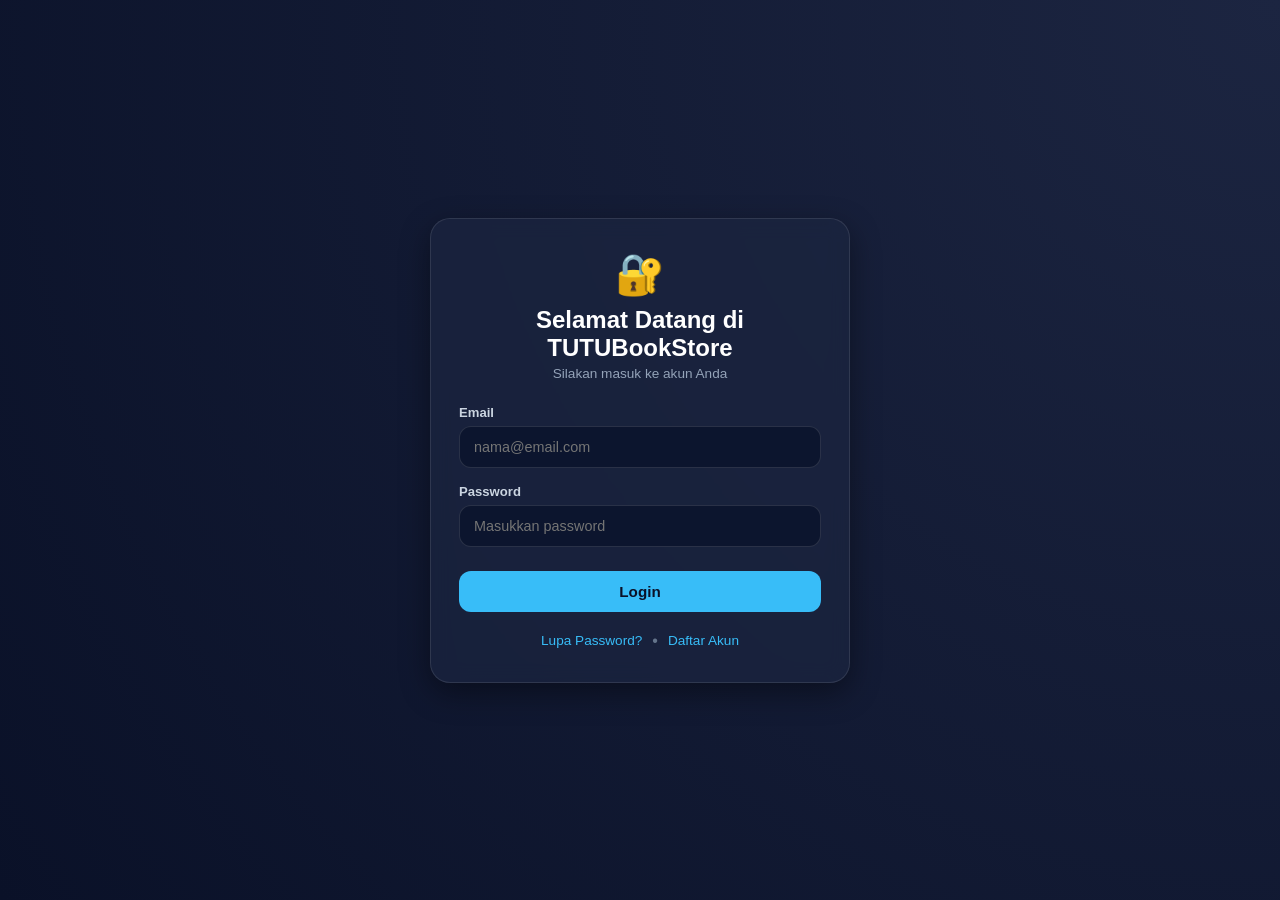
<file: Index.html>
<!DOCTYPE html>
<html lang="id">
<head>
    <meta charset="UTF-8">
    <meta name="viewport" content="width=device-width, initial-scale=1.0">
    <title>Halaman Login - Dark Blue Theme</title>
    <!-- Perhatikan path CSS, sesuaikan apakah style.css di dalam folder CSS atau satu folder -->
    <link rel="stylesheet" href="CSS/style.css"> 
</head>
<body>

    <!-- Container Utama Login Box -->
    <div class="login-wrapper">
        <div class="login-card">
            
            <div class="login-header">
                <div class="brand-icon">🔐</div>
                <h2>Selamat Datang di TUTUBookStore</h2>
                <p>Silakan masuk ke akun Anda</p>
            </div>

            <!-- Form Login -->
            <form id="loginForm" onsubmit="handleCustomLogin(event)">
                <div class="input-group">
                    <label for="email">Email</label>
                    <input type="email" id="email" placeholder="nama@email.com">
                </div>

                <div class="input-group">
                    <label for="password">Password</label>
                    <input type="password" id="password" placeholder="Masukkan password">
                </div>

                <button type="submit" class="btn-primary">Login</button>
            </form>

            <!-- Navigasi Tambahan (Lupa Password & Daftar) -->
            <div class="login-actions">
                <button type="button" class="btn-link" onclick="openModal('forgotModal')">Lupa Password?</button>
                <span class="divider">•</span>
                <button type="button" class="btn-link" onclick="openModal('registerModal')">Daftar Akun</button>
            </div>

        </div>
    </div>

    <!-- ================= MODAL BOX POP-UP ================= -->

    <!-- Modal 1: Lupa Password -->
    <div id="forgotModal" class="modal-overlay">
        <div class="modal-card">
            <div class="modal-header">
                <h3>Lupa Password</h3>
                <button class="close-btn" onclick="closeModal('forgotModal')">&times;</button>
            </div>
            <div class="modal-body">
                <p>Masukkan email Anda yang terdaftar. Kami akan mengirimkan instruksi untuk reset password.</p>
                <div class="input-group" style="margin-top: 14px;">
                    <label for="resetEmail">Email Terdaftar</label>
                    <input type="email" id="resetEmail" placeholder="nama@email.com">
                </div>
            </div>
            <div class="modal-footer">
                <button type="button" class="btn-secondary" onclick="closeModal('forgotModal')">Batal</button>
                <button type="button" class="btn-primary" onclick="handleResetPassword()">Kirim Instruksi</button>
            </div>
        </div>
    </div>

    <!-- Modal 2: Daftar Akun Baru -->
    <div id="registerModal" class="modal-overlay">
        <div class="modal-card">
            <div class="modal-header">
                <h3>Daftar Akun Baru</h3>
                <button class="close-btn" onclick="closeModal('registerModal')">&times;</button>
            </div>
            <div class="modal-body">
                <div class="input-group">
                    <label for="regName">Nama Lengkap</label>
                    <input type="text" id="regName" placeholder="Masukkan nama lengkap">
                </div>
                <div class="input-group">
                    <label for="regEmail">Email</label>
                    <input type="email" id="regEmail" placeholder="nama@email.com">
                </div>
                <div class="input-group">
                    <label for="regPassword">Password</label>
                    <input type="password" id="regPassword" placeholder="Buat password baru">
                </div>
            </div>
            <div class="modal-footer">
                <button type="button" class="btn-secondary" onclick="closeModal('registerModal')">Batal</button>
                <button type="button" class="btn-primary" onclick="handleRegister()">Daftar Sekarang</button>
            </div>
        </div>
    </div>

    <!-- Modal Peringatan Email (Interaktif) -->
    <div id="emailWarningModal" class="modal-overlay">
        <div class="modal-card" style="text-align: center; max-width: 350px;">
            <div class="modal-header" style="justify-content: center; border: none;">
                <span style="font-size: 40px;">⚠️</span>
            </div>
            <div class="modal-body">
                <h3 style="margin-bottom: 10px; color: #fff;">Eits, Lupa Ya?</h3>
                <p style="color: #cbd5e1;">Masukkan email dulu bro/sist!</p>
            </div>
            <div class="modal-footer" style="justify-content: center; border: none;">
                <button type="button" class="btn-primary" onclick="closeModal('emailWarningModal')" style="width: 100%;">Oke, Siap!</button>
            </div>
        </div>
    </div>

    <!-- Modal Peringatan Password (Interaktif) -->
    <div id="passwordWarningModal" class="modal-overlay">
        <div class="modal-card" style="text-align: center; max-width: 350px;">
            <div class="modal-header" style="justify-content: center; border: none;">
                <span style="font-size: 40px;">⚠️</span>
            </div>
            <div class="modal-body">
                <h3 style="margin-bottom: 10px; color: #fff;">Eits, Lupa Ya?</h3>
                <p style="color: #cbd5e1;">Masukkan Passwordnya juga ya bro/sis</p>
            </div>
            <div class="modal-footer" style="justify-content: center; border: none;">
                <button type="button" class="btn-primary" onclick="closeModal('passwordWarningModal')" style="width: 100%;">Oke, Siap!</button>
            </div>
        </div>
    </div>

    <!-- Modal Login Berhasil dengan Sapaan Nama Pengguna -->
    <div id="loginSuccessModal" class="modal-overlay">
        <div class="modal-card" style="text-align: center; max-width: 350px;">
            <div class="modal-header" style="justify-content: center; border: none;">
                <span style="font-size: 40px;">🎉</span>
            </div>
            <div class="modal-body">
                <h3 style="margin-bottom: 10px; color: #fff;">Berhasil!</h3>
                <!-- Teks sapaan dinamis akan dimasukkan ke ID di bawah ini -->
                <p id="successGreeting" style="color: #cbd5e1;"></p>
            </div>
            <div class="modal-footer" style="justify-content: center; border: none;">
                <button type="button" class="btn-primary" onclick="executeSuccessLogin()" style="width: 100%;">Lanjut Masuk</button>
            </div>
        </div>
    </div>

    <!-- ================= URUTAN PEMANGGILAN SCRIPT YANG BENAR ================= -->
    <script src="js/data.js"></script>
    <script src="js/script.js"></script>

</body>
</html>
</file>
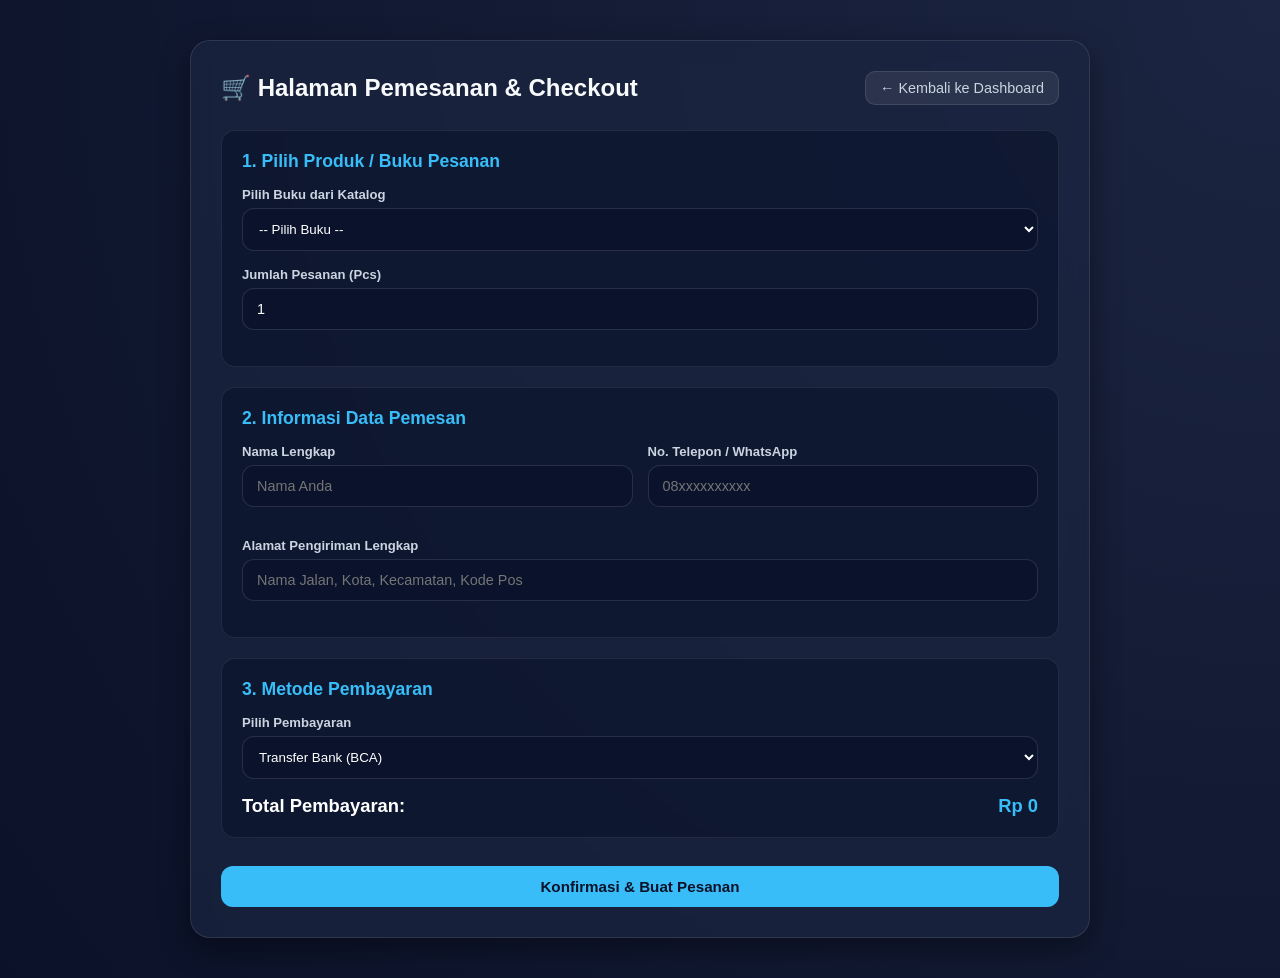
<file: Checkout.html>
<!DOCTYPE html>
<html lang="id">
<head>
    <meta charset="UTF-8">
    <meta name="viewport" content="width=device-width, initial-scale=1.0">
    <title>Halaman Pemesanan / Checkout - Dark Blue Theme</title>
    <!-- Menghubungkan ke file CSS utama yang sudah ada -->
    <link rel="stylesheet" href="CSS/style.css">
</head>
<body>

    <div class="checkout-container">
        <div class="checkout-header">
            <h2>🛒 Halaman Pemesanan & Checkout</h2>
            <a href="Menu_Dashboard.html" class="btn-back">← Kembali ke Dashboard</a>
        </div>

        <form id="formCheckout" onsubmit="prosesCheckout(event)">
            
            <!-- Kotak 1: Pilih Produk dari Katalog/Stok -->
            <div class="section-box">
                <h3>1. Pilih Produk / Buku Pesanan</h3>
                <div class="input-group">
                    <label for="pilihBuku">Pilih Buku dari Katalog</label>
                    <select id="pilihBuku" onchange="hitungTotal()"  style="background: rgba(11, 19, 43, 0.8); border: 1px solid rgba(255, 255, 255, 0.12); border-radius: 12px; padding: 12px; color: #fff; outline: none;">
                        <option value="">-- Pilih Buku --</option>
                    </select>
                </div>
                <div class="input-group" style="margin-top: 12px;">
                    <label for="jumlahPesan">Jumlah Pesanan (Pcs)</label>
                    <input type="number" id="jumlahPesan" value="1" min="1" oninput="hitungTotal()" required>
                </div>
            </div>

            <!-- Kotak 2: Informasi Pemesan -->
            <div class="section-box">
                <h3>2. Informasi Data Pemesan</h3>
                <div class="form-grid">
                    <div class="input-group">
                        <label for="namaPemesan">Nama Lengkap</label>
                        <input type="text" id="namaPemesan" placeholder="Nama Anda" required>
                    </div>
                    <div class="input-group">
                        <label for="teleponPemesan">No. Telepon / WhatsApp</label>
                        <input type="tel" id="teleponPemesan" placeholder="08xxxxxxxxxx" required minlength="10" maxlength="15">
                    </div>
                    <div class="input-group form-grid-full">
                        <label for="alamatPemesan">Alamat Pengiriman Lengkap</label>
                        <input type="text" id="alamatPemesan" placeholder="Nama Jalan, Kota, Kecamatan, Kode Pos" required>
                    </div>
                </div>
            </div>

            <!-- Kotak 3: Metode Pembayaran -->
            <div class="section-box">
                <h3>3. Metode Pembayaran</h3>
                <div class="input-group">
                    <label for="metodeBayar">Pilih Pembayaran</label>
                    <select id="metodeBayar" required style="background: rgba(11, 19, 43, 0.8); border: 1px solid rgba(255, 255, 255, 0.12); border-radius: 12px; padding: 12px; color: #fff; outline: none;">
                        <option value="Transfer Bank BCA">Transfer Bank (BCA)</option>
                        <option value="Transfer Bank Mandiri">Transfer Bank (Mandiri)</option>
                        <option value="QRIS / E-Wallet">QRIS / GoPay / OVO</option>
                        <option value="COD (Bayar di Tempat)">COD (Bayar di Tempat)</option>
                    </select>
                </div>

                <div class="total-section">
                    <span>Total Pembayaran:</span>
                    <span id="displayTotal" style="color: #38bdf8;">Rp 0</span>
                </div>
            </div>

            <button type="submit" class="btn-primary">Konfirmasi & Buat Pesanan</button>
        </form>
    </div>

    <!-- Panggil data.js dan script.js -->
    <script src="js/data.js"></script>
    <script src="js/script.js"></script>
</body>
</html>
</file>
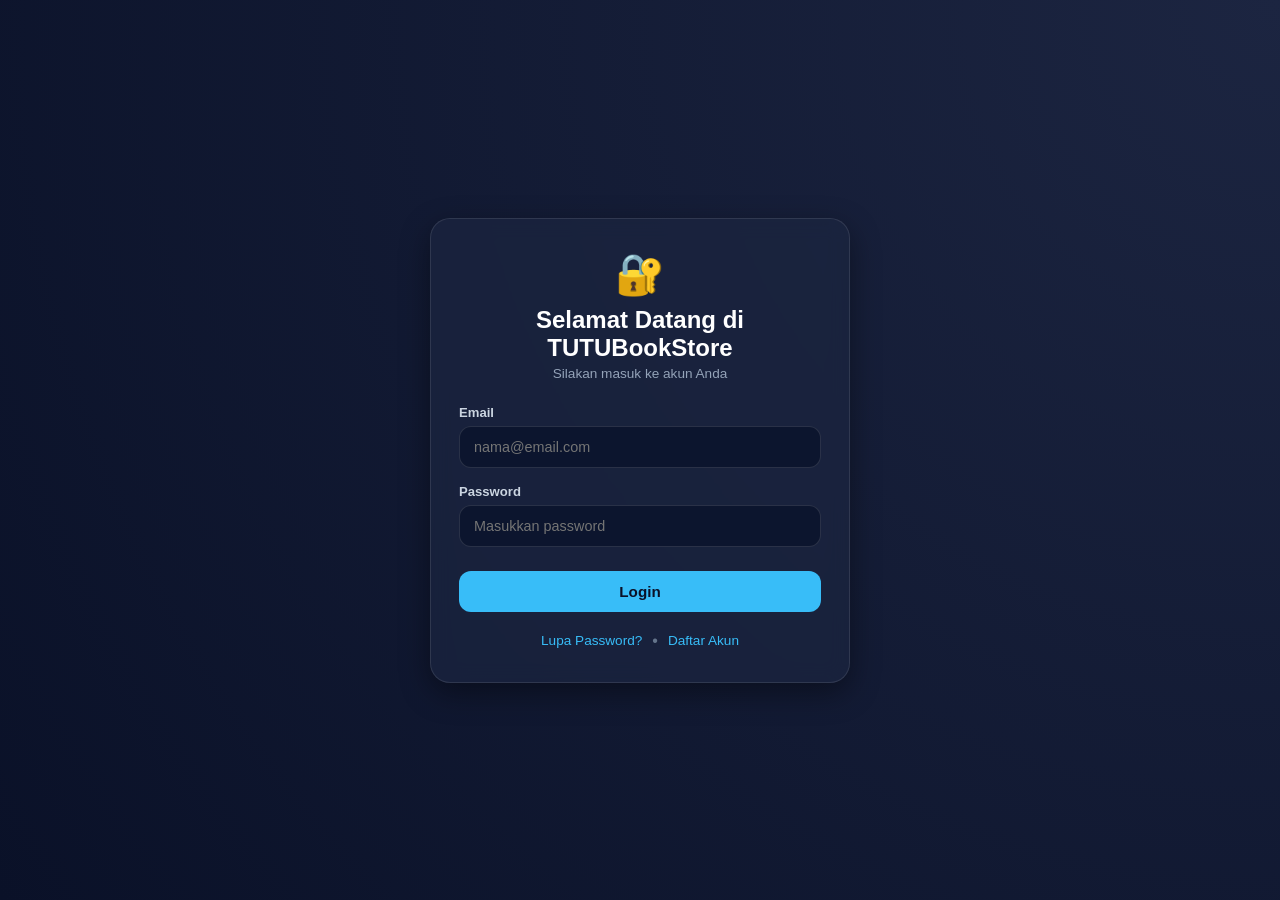
<file: Menu_Dashboard.html>
<!DOCTYPE html>
<html lang="id">
<head>
    <meta charset="UTF-8">
    <meta name="viewport" content="width=device-width, initial-scale=1.0">
    <title>Dashboard Menu - Dark Blue Theme</title>
    <!-- Custom CSS Terpisah -->
    <link rel="stylesheet" href="CSS/style.css">
    <link rel="stylesheet" href="https://cdnjs.cloudflare.com/ajax/libs/font-awesome/6.4.0/css/all.min.css">
    <style>
        /* Styling tambahan khusus tata letak Dashboard dengan Sidebar */
        body {
            display: flex;
            min-height: 100vh;
            margin: 0;
            padding: 0;
            background-color: #0a1128;
            background-image: radial-gradient(circle at top right, #1c2541, #0a1128);
            color: #e2e8f0;
            font-family: 'Segoe UI', Roboto, Helvetica, Arial, sans-serif;
        }
        .dashboard-layout {
            display: flex;
            width: 100%;
            min-height: 100vh;
        }
        /* Sidebar Styling */
        .sidebar {
            width: 280px;
            background: rgba(28, 37, 65, 0.85);
            border-right: 1px solid rgba(255, 255, 255, 0.1);
            backdrop-filter: blur(10px);
            display: flex;
            flex-direction: column;
            padding: 24px 16px;
            box-shadow: 5px 0 25px rgba(0, 0, 0, 0.3);
            position: fixed;
            height: 100vh;
            box-sizing: border-box;
            z-index: 100;
        }
        .sidebar-profile {
            text-align: center;
            padding-bottom: 20px;
            border-bottom: 1px solid rgba(255, 255, 255, 0.1);
            margin-bottom: 20px;
        }
        .sidebar-avatar {
            width: 60px;
            height: 60px;
            border-radius: 50%;
            background: rgba(56, 189, 248, 0.2);
            color: #38bdf8;
            display: flex;
            align-items: center;
            justify-content: center;
            font-size: 1.5rem;
            margin: 0 auto 12px auto;
            border: 2px solid #38bdf8;
        }
        .sidebar-username {
            font-size: 1.1rem;
            font-weight: 700;
            color: #ffffff;
            margin-bottom: 4px;
        }
        .sidebar-role {
            font-size: 0.8rem;
            color: #38bdf8;
            background: rgba(56, 189, 248, 0.1);
            padding: 2px 8px;
            border-radius: 10px;
            display: inline-block;
        }
        .sidebar-menu {
            display: flex;
            flex-direction: column;
            gap: 10px;
            flex: 1;
        }
        .sidebar-item {
            display: flex;
            align-items: center;
            gap: 12px;
            padding: 12px 16px;
            background: rgba(255, 255, 255, 0.03);
            border: 1px solid rgba(255, 255, 255, 0.05);
            color: #cbd5e1;
            text-decoration: none;
            border-radius: 12px;
            font-size: 0.9rem;
            font-weight: 500;
            transition: all 0.2s ease;
            cursor: pointer;
            border: none;
            width: 100%;
            text-align: left;
        }
        .sidebar-item:hover, .sidebar-item.active {
            background: rgba(56, 189, 248, 0.15);
            color: #38bdf8;
            border-color: rgba(56, 189, 248, 0.3);
            transform: translateX(4px);
        }
        .sidebar-footer {
            padding-top: 15px;
            border-top: 1px solid rgba(255, 255, 255, 0.1);
            display: flex;
            flex-direction: column;
            gap: 8px;
        }
        /* Main Content Penyesuaian Agar Berada di Samping Sidebar */
        .main-content {
            margin-left: 280px;
            flex: 1;
            padding: 30px;
            box-sizing: border-box;
        }
        @media (max-width: 900px) {
            .sidebar {
                width: 75px;
                padding: 15px 8px;
            }
            .sidebar-profile, .sidebar-item span, .sidebar-role {
                display: none;
            }
            .main-content {
                margin-left: 75px;
                padding: 15px;
            }
            .sidebar-avatar {
                width: 40px;
                height: 40px;
                font-size: 1rem;
                margin-bottom: 0;
            }
        }
    </style>
</head>
<body>

    <div class="dashboard-layout">
        
        <!-- SIDEBAR KIRI -->
        <aside class="sidebar">
            <div class="sidebar-profile">
                <div class="sidebar-avatar">
                    <i class="fa-solid fa-user"></i>
                </div>
                <div class="sidebar-username"><span id="sidebarUserName">Pengguna</span></div>
                <div class="sidebar-role" id="sidebarRoleBadge">Member</div>
            </div>

            <div class="sidebar-menu">
                <button class="sidebar-item" onclick="window.location.href='stok.html'">
                    <i class="fa-solid fa-boxes-stacked" style="width: 20px;"></i>
                    <span>Informasi Stok</span>
                </button>
                <button class="sidebar-item" onclick="window.location.href='Tracking.html'">
                    <i class="fa-solid fa-truck-fast" style="width: 20px;"></i>
                    <span>Tracking Pengiriman</span>
                </button>
                <button class="sidebar-item" onclick="window.location.href='Checkout.html'">
                    <i class="fa-solid fa-cart-shopping" style="width: 20px;"></i>
                    <span>Halaman Pemesanan</span>
                </button>
                <button class="sidebar-item" onclick="openMenu('History Transaksi')">
                    <i class="fa-solid fa-clock-rotate-left" style="width: 20px;"></i>
                    <span>History Transaksi</span>
                </button>
            </div>

            <div class="sidebar-footer">
                <button class="sidebar-item" onclick="openModal('profileModal')">
                    <i class="fa-solid fa-user-gear" style="width: 20px;"></i>
                    <span>Profil Saya</span>
                </button>
                <button class="sidebar-item" onclick="handleLogout()" style="color: #f87171;">
                    <i class="fa-solid fa-right-from-bracket" style="width: 20px;"></i>
                    <span>Logout</span>
                </button>
            </div>
        </aside>

        <!-- KONTEN UTAMA DASHBOARD -->
        <div class="main-content">
            <div class="dashboard-wrapper" style="width: 100%; max-width: 100%;">
                
               <!-- Header & Greeting Section -->
                <header class="greeting-card">
                    <div class="greeting-info">
                        <div class="badge-time">
                            <span id="greetingIcon">☀️</span>
                            <span id="greetingText">Selamat Pagi</span>
                        </div>
                        <!-- Nama pengguna dibuat dinamis dengan ID userName -->
                        <h1 class="user-name"><span id="userName">Pengguna</span></h1>
                        <p class="greeting-sub">Selamat datang kembali ke Toko Buku TUTUBookStore! Silakan pilih menu di bawah ini.</p>
                    </div>
                    
                    <!-- Widget Jam Digital Real-time -->
                    <div class="clock-card">
                        <div id="liveClock" class="clock-time">00:00:00 WIB</div>
                        <div id="liveDate" class="clock-date">Sabtu, 7 November 2026</div>
                    </div>
                </header>

                <div class="section-title">
                    <h2>Menu Utama Navigation</h2>
                </div>

                <!-- KARTU RINGKASAN CEPAT (SUMMARY CARDS) -->
                <div class="summary-grid" style="display: grid; grid-template-columns: repeat(3, 1fr); gap: 20px; margin-bottom: 25px;">
                    
                    <!-- 1. Total Jenis Buku -->
                    <div class="summary-card" style="background: rgba(28, 37, 65, 0.7); border: 1px solid rgba(56, 189, 248, 0.2); border-radius: 16px; padding: 20px; display: flex; align-items: center; gap: 16px;">
                        <div style="width: 45px; height: 45px; border-radius: 12px; background: rgba(56, 189, 248, 0.15); color: #38bdf8; display: flex; align-items: center; justify-content: center; font-size: 1.3rem;">
                            <i class="fa-solid fa-book"></i>
                        </div>
                        <div>
                            <div style="font-size: 0.8rem; color: #94a3b8; font-weight: 500;">Total Jenis Buku</div>
                            <div id="sumJenisBuku" style="font-size: 1.4rem; font-weight: 700; color: #ffffff; margin-top: 2px;">0</div>
                        </div>
                    </div>

                    <!-- 2. Total Keseluruhan Stok -->
                    <div class="summary-card" style="background: rgba(28, 37, 65, 0.7); border: 1px solid rgba(52, 211, 153, 0.2); border-radius: 16px; padding: 20px; display: flex; align-items: center; gap: 16px;">
                        <div style="width: 45px; height: 45px; border-radius: 12px; background: rgba(52, 211, 153, 0.15); color: #34d399; display: flex; align-items: center; justify-content: center; font-size: 1.3rem;">
                            <i class="fa-solid fa-boxes-stacked"></i>
                        </div>
                        <div>
                            <div style="font-size: 0.8rem; color: #94a3b8; font-weight: 500;">Total Stok Buku</div>
                            <div id="sumTotalStok" style="font-size: 1.4rem; font-weight: 700; color: #ffffff; margin-top: 2px;">0</div>
                        </div>
                    </div>

                    <!-- 3. Pengiriman Berjalan -->
                    <div class="summary-card" style="background: rgba(28, 37, 65, 0.7); border: 1px solid rgba(251, 191, 36, 0.2); border-radius: 16px; padding: 20px; display: flex; align-items: center; gap: 16px;">
                        <div style="width: 45px; height: 45px; border-radius: 12px; background: rgba(251, 191, 36, 0.15); color: #fbbf24; display: flex; align-items: center; justify-content: center; font-size: 1.3rem;">
                            <i class="fa-solid fa-truck-fast"></i>
                        </div>
                        <div>
                            <div style="font-size: 0.8rem; color: #94a3b8; font-weight: 500;">Pengiriman Berjalan</div>
                            <div id="sumPengiriman" style="font-size: 1.4rem; font-weight: 700; color: #ffffff; margin-top: 2px;">0</div>
                        </div>
                    </div>

                </div>
            </div>
        </div>

    </div>

    <!-- Toast Notification (Popup Interaktif) -->
    <div id="toast" class="toast-box">
        <span id="toastMsg">Menghubungkan ke menu...</span>
    </div>
    
    <!-- ================= MODAL PROFIL & EDIT ================= -->
    <div id="profileModal" class="modal-overlay">
        <div class="modal-card">
            <div class="modal-header">
                <h3>Profil Akun Saya</h3>
                <button class="close-btn" onclick="closeModal('profileModal')">&times;</button>
            </div>
            <div class="modal-body">
                <div class="input-group">
                    <label for="profileName">Nama Lengkap</label>
                    <input type="text" id="profileName" placeholder="Nama Anda">
                </div>
                <div class="input-group" style="margin-top: 12px;">
                    <label for="profileEmail">Email</label>
                    <input type="email" id="profileEmail" placeholder="email@domain.com">
                </div>
                <div class="input-group" style="margin-top: 12px;">
                    <label for="profileRole">Role Akun</label>
                    <input type="text" id="profileRole" readonly style="opacity: 0.7; cursor: not-allowed;">
                </div>
            </div>
            <div class="modal-footer">
                <button type="button" class="btn-secondary" onclick="closeModal('profileModal')">Tutup</button>
                <button type="button" class="btn-primary" onclick="saveProfileChanges()">Simpan Perubahan</button>
            </div>
        </div>
    </div>

    <!-- Custom Script Terpisah (Urutan: data.js wajib di atas sebelum script.js) -->
    <script src="js/data.js"></script>
    <script src="js/script.js"></script>
</body>
</html>
</file>
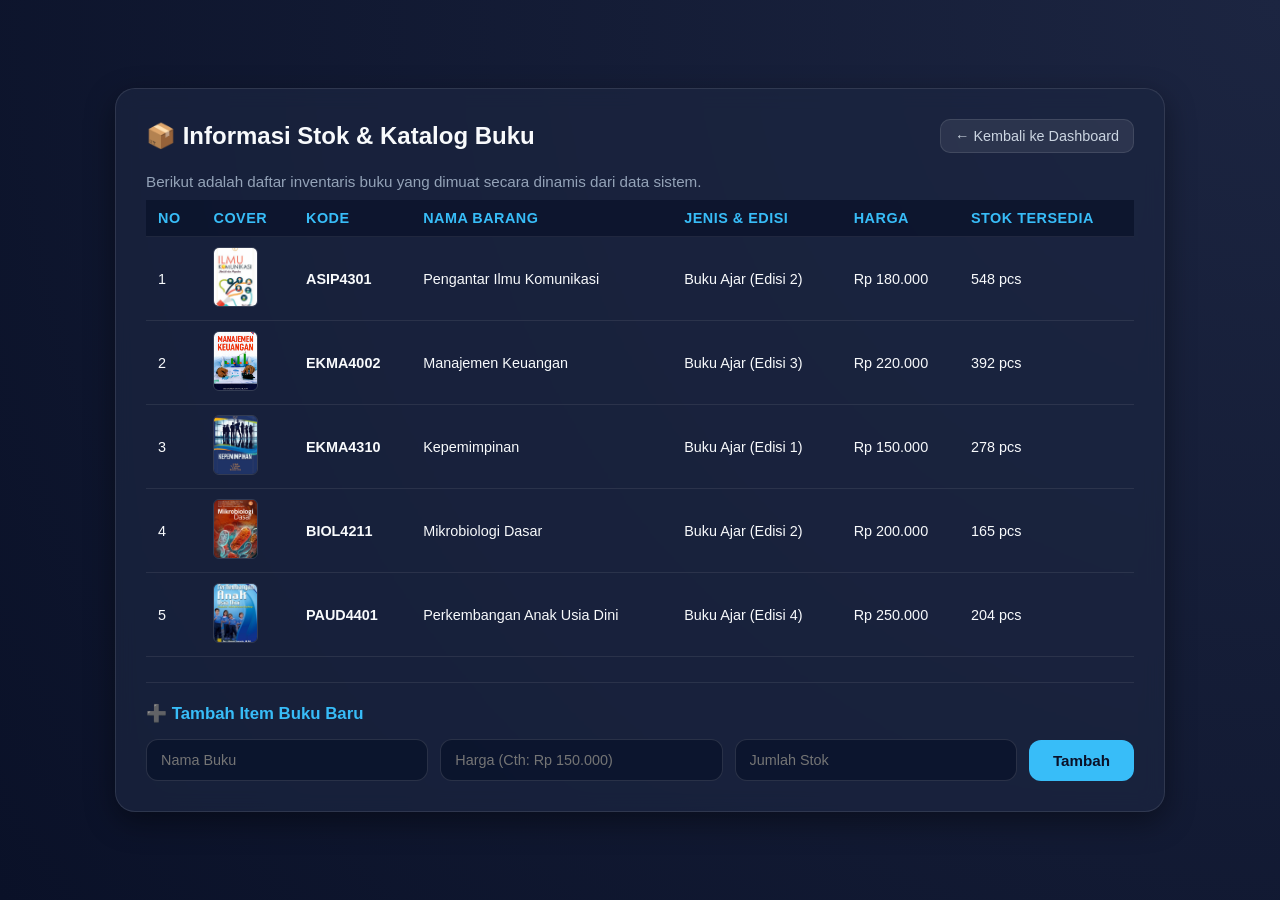
<file: stok.html>
<!DOCTYPE html>
<html lang="id">
<head>
    <meta charset="UTF-8">
    <meta name="viewport" content="width=device-width, initial-scale=1.0">
    <title>Informasi Stok / Katalog - Dark Blue Theme</title>
    <!-- Menghubungkan ke CSS utama -->
    <link rel="stylesheet" href="CSS/style.css">
</head>
<body>
    

    <div class="stok-container">
        <div class="stok-header">
            <h2>📦 Informasi Stok & Katalog Buku</h2>
            <a href="Menu_Dashboard.html" class="btn-back">← Kembali ke Dashboard</a>
        </div>

        <p style="color: #94a3b8; font-size: 0.95rem;">Berikut adalah daftar inventaris buku yang dimuat secara dinamis dari data sistem.</p>

        <!-- Tabel Menampilkan Data -->
        <table>
            <thead>
                <tr>
                    <th>No</th>
                    <th>Cover</th>
                    <th>Kode</th>
                    <th>Nama Barang</th>
                    <th>Jenis & Edisi</th>
                    <th>Harga</th>
                    <th>Stok Tersedia</th>
                </tr>
            </thead>
            <tbody id="tabelStokBody">
                <!-- Data akan dimasukkan secara otomatis oleh JavaScript DOM -->
            </tbody>
        </table>

        <!-- Form Tambah Stok Baru via DOM -->
        <div class="form-tambah">
            <h3>➕ Tambah Item Buku Baru</h3>
            <form id="formTambahStok" onsubmit="tambahBarisStok(event)">
                <div class="form-row">
                    <input type="text" id="inputNama" placeholder="Nama Buku" required>
                    <input type="text" id="inputHarga" placeholder="Harga (Cth: Rp 150.000)" required>
                    <input type="number" id="inputStok" placeholder="Jumlah Stok" required>
                    <button type="submit">Tambah</button>
                </div>
            </form>
        </div>
    </div>

    <!-- Panggil data.js terlebih dahulu, diikuti script.js -->
    <script src="js/data.js"></script>
    <script src="js/script.js"></script>
</body>
</html>
</file>
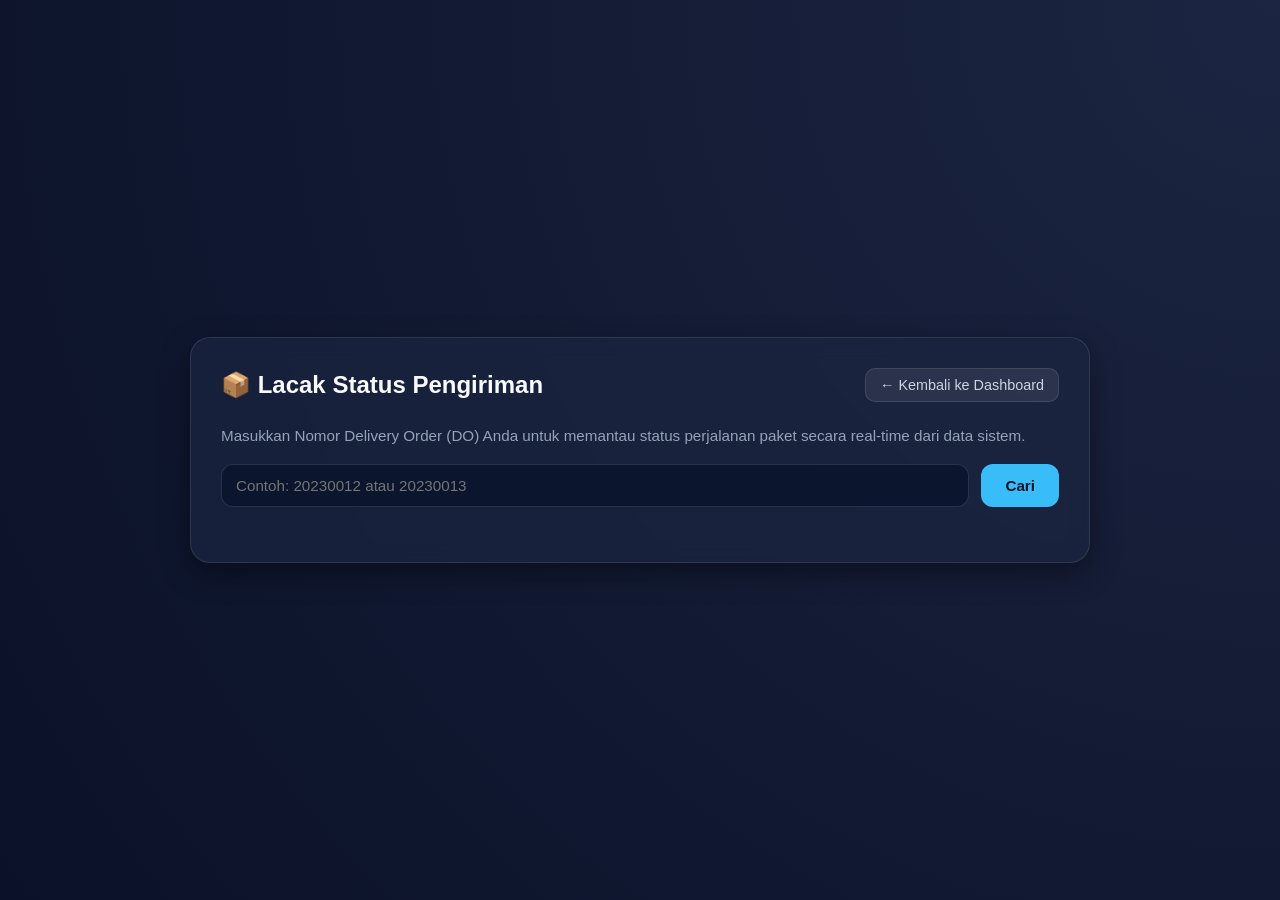
<file: Tracking.html>
<!DOCTYPE html>
<html lang="id">
<head>
    <meta charset="UTF-8">
    <meta name="viewport" content="width=device-width, initial-scale=1.0">
    <title>Tracking Pengiriman - Dark Blue Theme</title>
    <!-- Menghubungkan ke CSS utama -->
    <link rel="stylesheet" href="CSS/style.css">
    
        
</head>
<body>

    <div class="tracking-container">
        <div class="tracking-header">
            <h2>📦 Lacak Status Pengiriman</h2>
            <a href="Menu_Dashboard.html" class="btn-back">← Kembali ke Dashboard</a>
        </div>

        <p style="color: #94a3b8; font-size: 0.95rem; margin-bottom: 20px;">Masukkan Nomor Delivery Order (DO) Anda untuk memantau status perjalanan paket secara real-time dari data sistem.</p>

        <!-- Form Input Nomor DO -->
        <div class="search-box">
            <input type="text" id="inputNoDO" placeholder="Contoh: 20230012 atau 20230013" required>
            <button onclick="lacakPengiriman()">Cari</button>
        </div>
        <div id="errorMsg" class="error-msg">Nomor Delivery Order tidak ditemukan! Silakan periksa kembali.</div>

        <!-- Kartu Hasil Pencarian -->
        <div id="resultCard" class="result-card">
            <div class="status-badge" id="resStatus">Status: Dalam Perjalanan</div>
            
            <div class="info-grid">
                <div class="info-item">
                    <label>Nama Pemesan</label>
                    <span id="resNama">-</span>
                </div>
                <div class="info-item">
                    <label>Nomor Delivery Order (DO)</label>
                    <span id="resNoDO">-</span>
                </div>
                <div class="info-item">
                    <label>Ekspedisi & Paket</label>
                    <span id="resEkspedisi">-</span>
                </div>
                <div class="info-item">
                    <label>Tanggal Kirim</label>
                    <span id="resTanggal">-</span>
                </div>
                <div class="info-item" style="grid-column: span 2;">
                    <label>Total Pembayaran</label>
                    <span id="resTotal" style="color: #38bdf8;">-</span>
                </div>
            </div>

            <h4 style="color: #38bdf8; margin-bottom: 15px; font-size: 1rem;">Riwayat Perjalanan Paket</h4>
            <div class="timeline" id="resTimeline">
                <!-- Data timeline akan dimasukkan via JavaScript DOM -->
            </div>
        </div>
    </div>

    <!-- Panggil data.js dan script.js -->
    <script src="js/data.js"></script>
    <script src="js/script.js"></script>
</body>
</html>
</file>
<file: CSS/style.css>
/* ================= ELSEN / STYLE HALAMAN LOGIN ================= */

.login-wrapper {
    width: 100%;
    max-width: 420px;
    margin: auto;
    padding: 20px 0;
}

.login-card {
    background: rgba(28, 37, 65, 0.7);
    border: 1px solid rgba(255, 255, 255, 0.1);
    backdrop-filter: blur(10px);
    border-radius: 20px;
    padding: 32px 28px;
    box-shadow: 0 10px 30px rgba(0, 0, 0, 0.4);
    text-align: center;
}

.brand-icon {
    font-size: 2.5rem;
    margin-bottom: 8px;
}

.login-header h2 {
    font-size: 1.5rem;
    font-weight: 700;
    color: #ffffff;
}

.login-header p {
    font-size: 0.85rem;
    color: #94a3b8;
    margin-top: 4px;
    margin-bottom: 24px;
}

/* Input Fields */
.input-group {
    display: flex;
    flex-direction: column;
    text-align: left;
    margin-bottom: 16px;
}

.input-group label {
    font-size: 0.82rem;
    font-weight: 600;
    color: #cbd5e1;
    margin-bottom: 6px;
}

.input-group input {
    background: rgba(11, 19, 43, 0.8);
    border: 1px solid rgba(255, 255, 255, 0.12);
    border-radius: 12px;
    padding: 12px 14px;
    color: #ffffff;
    font-size: 0.9rem;
    outline: none;
    transition: all 0.2s ease;
}

.input-group input:focus {
    border-color: #38bdf8;
    box-shadow: 0 0 8px rgba(56, 189, 248, 0.3);
}

/* Buttons */
.btn-primary {
    width: 100%;
    background: #38bdf8;
    color: #0a1128;
    border: none;
    padding: 12px;
    border-radius: 12px;
    font-weight: 700;
    font-size: 0.95rem;
    cursor: pointer;
    transition: all 0.2s ease;
    margin-top: 8px;
}

.btn-primary:hover {
    background: #7dd3fc;
    box-shadow: 0 4px 15px rgba(56, 189, 248, 0.3);
}

.btn-secondary {
    background: rgba(255, 255, 255, 0.08);
    color: #cbd5e1;
    border: 1px solid rgba(255, 255, 255, 0.1);
    padding: 10px 16px;
    border-radius: 10px;
    font-size: 0.85rem;
    cursor: pointer;
}

.btn-secondary:hover {
    background: rgba(255, 255, 255, 0.15);
}

/* Action Links (Lupa Password & Daftar) */
.login-actions {
    display: flex;
    justify-content: center;
    align-items: center;
    gap: 10px;
    margin-top: 20px;
}

.btn-link {
    background: none;
    border: none;
    color: #38bdf8;
    font-size: 0.85rem;
    cursor: pointer;
    transition: color 0.2s ease;
}

.btn-link:hover {
    color: #7dd3fc;
    text-decoration: underline;
}

.divider {
    color: #64748b;
}

/* ================= MODAL BOX (POP-UP) STYLES ================= */

.modal-overlay {
    position: fixed;
    top: 0;
    left: 0;
    width: 100%;
    height: 100%;
    background: rgba(10, 17, 40, 0.8);
    backdrop-filter: blur(5px);
    display: flex;
    justify-content: center;
    align-items: center;
    opacity: 0;
    pointer-events: none;
    transition: opacity 0.3s ease;
    z-index: 1000;
    padding: 16px;
}

.modal-overlay.active {
    opacity: 1;
    pointer-events: auto;
}

.modal-card {
    background: #1c2541;
    border: 1px solid rgba(255, 255, 255, 0.15);
    border-radius: 18px;
    width: 100%;
    max-width: 400px;
    padding: 24px;
    box-shadow: 0 15px 35px rgba(0, 0, 0, 0.5);
    transform: translateY(-20px);
    transition: transform 0.3s ease;
}

.modal-overlay.active .modal-card {
    transform: translateY(0);
}

.modal-header {
    display: flex;
    justify-content: space-between;
    align-items: center;
    margin-bottom: 14px;
}

.modal-header h3 {
    color: #ffffff;
    font-size: 1.15rem;
}

.close-btn {
    background: none;
    border: none;
    color: #94a3b8;
    font-size: 1.5rem;
    cursor: pointer;
}

.close-btn:hover {
    color: #ffffff;
}

.modal-body p {
    font-size: 0.85rem;
    color: #94a3b8;
    line-height: 1.4;
}

.modal-footer {
    display: flex;
    justify-content: flex-end;
    gap: 10px;
    margin-top: 20px;
}
.modal-footer .btn-primary {
    width: auto;
    margin-top: 0;
}

/* Reset Dasar */
* {
    margin: 0;
    padding: 0;
    box-sizing: border-box;
    font-family: 'Segoe UI', Roboto, Helvetica, Arial, sans-serif;
}

/* Background Utama: Tema Biru Gelap Deep Navy */
body {
    background-color: #0a1128;
    background-image: radial-gradient(circle at top right, #1c2541, #0a1128);
    color: #e2e8f0;
    min-height: 100vh;
    display: flex;
    justify-content: center;
    align-items: flex-start; /* Mengatur posisi dari atas agar tidak terlalu mengambang */
    padding: 40px 24px;
}

.dashboard-wrapper {
    width: 100%;
    max-width: 1200px; /* Sebelumnya 950px, diperlebar agar proporsional di layar besar */
    margin: 0 auto;
}

/* Header & Greeting (Glassmorphism Halus) */
.greeting-card {
    background: rgba(28, 37, 65, 0.7);
    border: 1px solid rgba(255, 255, 255, 0.1);
    backdrop-filter: blur(10px);
    border-radius: 20px;
    padding: 28px;
    display: flex;
    justify-content: space-between;
    align-items: center;
    flex-wrap: wrap;
    gap: 20px;
    box-shadow: 0 10px 30px rgba(0, 0, 0, 0.3);
    margin-bottom: 32px;
}

.badge-time {
    display: inline-flex;
    align-items: center;
    gap: 8px;
    background: rgba(56, 189, 248, 0.15);
    border: 1px solid rgba(56, 189, 248, 0.3);
    color: #38bdf8;
    padding: 6px 14px;
    border-radius: 20px;
    font-size: 0.85rem;
    font-weight: 600;
    margin-bottom: 8px;
}

.user-name {
    font-size: 1.75rem;
    font-weight: 700;
    color: #ffffff;
    letter-spacing: -0.5px;
}

.greeting-sub {
    font-size: 0.9rem;
    color: #94a3b8;
    margin-top: 4px;
}

/* Widget Jam Digital */
.clock-card {
    background: rgba(11, 19, 43, 0.8);
    border: 1px solid rgba(255, 255, 255, 0.08);
    padding: 14px 20px;
    border-radius: 14px;
    text-align: right;
}

.clock-time {
    font-family: monospace;
    font-size: 1.35rem;
    font-weight: 700;
    color: #38bdf8;
    letter-spacing: 1px;
}

.clock-date {
    font-size: 0.8rem;
    color: #94a3b8;
    margin-top: 2px;
}

/* Judul Seksi */
.section-title h2 {
    font-size: 1.1rem;
    font-weight: 600;
    color: #cbd5e1;
    margin-bottom: 16px;
    letter-spacing: 0.5px;
}

/* Mempercantik Grid Menu Utama agar tertata rapi simetris (2 kolom seimbang) */
.menu-grid {
    display: grid;
    grid-template-columns: repeat(2, minmax(320px, 1fr)); /* Membagi rata menjadi 2 kolom rapi */
    gap: 24px; /* Memberikan jarak antar kartu yang pas */
}


/* Memastikan kartu menu memenuhi ruang grid dengan rapi */
.menu-card {
    background: rgba(28, 37, 65, 0.6);
    border: 1px solid rgba(255, 255, 255, 0.08);
    border-radius: 18px;
    padding: 24px;
    display: flex;
    align-items: center;
    gap: 20px;
    text-align: left;
    cursor: pointer;
    transition: all 0.25s ease;
    width: 100%;
    min-height: 130px; /* Menyamakan tinggi setiap kartu agar terlihat rapi sejajar */
    outline: none;
    position: relative;
    overflow: hidden;
}

/* Efek Hover Glow pada Kartu */
.menu-card:hover {
    transform: translateY(-4px);
    background: rgba(28, 37, 65, 0.95);
    box-shadow: 0 12px 25px rgba(0, 0, 0, 0.4);
}

.menu-card:active {
    transform: translateY(-1px);
}

/* Variasi Warna Border Saat Hover */
.menu-card.card-cyan:hover { border-color: #38bdf8; }
.menu-card.card-emerald:hover { border-color: #34d399; }
.menu-card.card-amber:hover { border-color: #fbbf24; }
.menu-card.card-purple:hover { border-color: #a78bfa; }

/* Wrapper Ikon */
.card-icon {
    width: 52px;
    height: 52px;
    border-radius: 14px;
    display: flex;
    align-items: center;
    justify-content: center;
    font-size: 1.6rem;
    flex-shrink: 0;
    background: rgba(255, 255, 255, 0.05);
}

/* Warna Kontras Ikon */
.card-cyan .card-icon { background: rgba(56, 189, 248, 0.15); }
.card-emerald .card-icon { background: rgba(52, 211, 153, 0.15); }
.card-amber .card-icon { background: rgba(251, 191, 36, 0.15); }
.card-purple .card-icon { background: rgba(167, 139, 250, 0.15); }

.card-details h3 {
    font-size: 1.05rem;
    font-weight: 600;
    color: #ffffff;
}

.card-details p {
    font-size: 0.82rem;
    color: #94a3b8;
    margin-top: 4px;
    line-height: 1.3;
}

/* Panah Navigasi */
.arrow-icon {
    margin-left: auto;
    font-size: 1.1rem;
    color: #64748b;
    transition: transform 0.2s ease, color 0.2s ease;
}

.menu-card:hover .arrow-icon {
    transform: translateX(4px);
    color: #ffffff;
}

/* Toast Notifikasi */
.toast-box {
    position: fixed;
    bottom: 24px;
    right: 24px;
    background: #1e293b;
    border: 1px solid #38bdf8;
    color: #ffffff;
    padding: 12px 22px;
    border-radius: 12px;
    font-size: 0.88rem;
    font-weight: 500;
    box-shadow: 0 10px 25px rgba(0, 0, 0, 0.5);
    transform: translateY(100px);
    opacity: 0;
    transition: all 0.3s cubic-bezier(0.4, 0, 0.2, 1);
    z-index: 100;
}

.toast-box.show {
    transform: translateY(0);
    opacity: 1;
}

/* ================= STYLING TAMBAHAN HALAMAN STOK & KATALOG ================= */

.stok-container {
    width: 100%;
    max-width: 1050px;
    margin: auto;
    background: rgba(28, 37, 65, 0.7);
    border: 1px solid rgba(255, 255, 255, 0.1);
    backdrop-filter: blur(10px);
    padding: 30px;
    border-radius: 20px;
    box-shadow: 0 10px 30px rgba(0, 0, 0, 0.4);
    color: #f8fafc;
}

.stok-header {
    display: flex;
    justify-content: space-between;
    align-items: center;
    margin-bottom: 20px;
}

.btn-back {
    background: rgba(255, 255, 255, 0.08);
    color: #cbd5e1;
    border: 1px solid rgba(255, 255, 255, 0.1);
    padding: 8px 14px;
    border-radius: 10px;
    text-decoration: none;
    font-size: 0.9rem;
    transition: background 0.2s;
}

.btn-back:hover {
    background: rgba(255, 255, 255, 0.15);
    color: #ffffff;
}

table {
    width: 100%;
    border-collapse: collapse;
    margin-top: 15px;
}

th, td {
    padding: 12px 15px;
    text-align: left;
    border-bottom: 1px solid rgba(255, 255, 255, 0.08);
    vertical-align: middle;
}

th {
    background: rgba(11, 19, 43, 0.8);
    color: #38bdf8;
    font-size: 0.88rem;
    text-transform: uppercase;
    letter-spacing: 0.5px;
}

tr:hover {
    background: rgba(56, 189, 248, 0.03);
}

.buku-img {
    width: 45px;
    height: 60px;
    object-fit: cover;
    border-radius: 6px;
    border: 1px solid rgba(255, 255, 255, 0.12);
}

.form-tambah {
    margin-top: 25px;
    padding-top: 20px;
    border-top: 1px solid rgba(255, 255, 255, 0.08);
}

.form-tambah h3 {
    margin-bottom: 15px;
    color: #38bdf8;
    font-size: 1.05rem;
}

.form-row {
    display: flex;
    gap: 12px;
    flex-wrap: wrap; /* Memungkinkan elemen turun ke baris berikutnya jika layar mengecil */
    align-items: center;
}

.form-row input {
    flex: 1;
    min-width: 180px; /* Menjaga ukuran minimum input agar tidak terlalu kecil */
    background: rgba(11, 19, 43, 0.8);
    border: 1px solid rgba(255, 255, 255, 0.12);
    border-radius: 12px;
    padding: 12px 14px;
    color: #ffffff;
    font-size: 0.9rem;
    outline: none;
    transition: all 0.2s ease;
}

.form-row input:focus {
    border-color: #38bdf8;
    box-shadow: 0 0 8px rgba(56, 189, 248, 0.3);
}

.form-row button {
    padding: 12px 24px; /* Diberikan padding atas-bawah yang jelas */
    background: #38bdf8;
    color: #0a1128;
    border: none;
    border-radius: 12px;
    cursor: pointer;
    font-weight: 700;
    font-size: 0.95rem;
    transition: all 0.2s ease;
    white-space: nowrap; /* Mencegah teks tombol terpotong */
}

.form-row button:hover {
    background: #7dd3fc;
    box-shadow: 0 4px 15px rgba(56, 189, 248, 0.3);
}

.checkout-container {
    width: 100%;
    max-width: 900px;
    margin: auto;
    background: rgba(28, 37, 65, 0.7);
    border: 1px solid rgba(255, 255, 255, 0.1);
    backdrop-filter: blur(10px);
    padding: 30px;
    border-radius: 20px;
    box-shadow: 0 10px 30px rgba(0, 0, 0, 0.4);
    color: #f8fafc;
}
.checkout-header {
    display: flex;
    justify-content: space-between;
    align-items: center;
    margin-bottom: 25px;
}
.section-box {
    background: rgba(11, 19, 43, 0.6);
    border: 1px solid rgba(255, 255, 255, 0.08);
    border-radius: 14px;
    padding: 20px;
    margin-bottom: 20px;
}
.section-box h3 {
    color: #38bdf8;
    font-size: 1.1rem;
    margin-bottom: 15px;
}
.form-grid {
    display: grid;
    grid-template-columns: repeat(2, 1fr);
    gap: 15px;
}
.form-grid-full {
    grid-column: span 2;
}
table {
    width: 100%;
    border-collapse: collapse;
    margin-top: 10px;
}
th, td {
    padding: 10px 12px;
    text-align: left;
    border-bottom: 1px solid rgba(255, 255, 255, 0.08);
    font-size: 0.9rem;
}
th {
    background: rgba(11, 19, 43, 0.8);
    color: #38bdf8;
}
.total-section {
    display: flex;
    justify-content: space-between;
    align-items: center;
    font-size: 1.15rem;
    font-weight: 700;
    margin-top: 15px;
    color: #ffffff;
}

.tracking-container {
    width: 100%;
    max-width: 900px;
    margin: auto;
    background: rgba(28, 37, 65, 0.7);
    border: 1px solid rgba(255, 255, 255, 0.1);
    backdrop-filter: blur(10px);
    padding: 30px;
    border-radius: 20px;
    box-shadow: 0 10px 30px rgba(0, 0, 0, 0.4);
    color: #f8fafc;
}
.tracking-header {
    display: flex;
    justify-content: space-between;
    align-items: center;
    margin-bottom: 25px;
}
.search-box {
    display: flex;
    gap: 12px;
    margin-bottom: 25px;
}
.search-box input {
    flex: 1;
    background: rgba(11, 19, 43, 0.8);
    border: 1px solid rgba(255, 255, 255, 0.12);
    border-radius: 12px;
    padding: 12px 14px;
    color: #ffffff;
    font-size: 0.95rem;
    outline: none;
}
.search-box input:focus {
    border-color: #38bdf8;
    box-shadow: 0 0 8px rgba(56, 189, 248, 0.3);
}
.search-box button {
    padding: 0 24px;
    background: #38bdf8;
    color: #0a1128;
    border: none;
    border-radius: 12px;
    cursor: pointer;
    font-weight: 700;
    font-size: 0.95rem;
    transition: all 0.2s ease;
}
.search-box button:hover {
    background: #7dd3fc;
    box-shadow: 0 4px 15px rgba(56, 189, 248, 0.3);
}
.result-card {
    background: rgba(11, 19, 43, 0.6);
    border: 1px solid rgba(255, 255, 255, 0.08);
    border-radius: 14px;
    padding: 24px;
    display: none; /* Disembunyikan sebelum dicari */
}
.result-card.active {
    display: block;
}
.info-grid {
    display: grid;
    grid-template-columns: repeat(2, 1fr);
    gap: 15px;
    margin-bottom: 20px;
    padding-bottom: 20px;
    border-bottom: 1px solid rgba(255, 255, 255, 0.08);
}
.info-item label {
    font-size: 0.8rem;
    color: #94a3b8;
    display: block;
    margin-bottom: 4px;
}
.info-item span {
    font-size: 1rem;
    font-weight: 600;
    color: #ffffff;
}
.status-badge {
    display: inline-block;
    background: rgba(56, 189, 248, 0.15);
    border: 1px solid rgba(56, 189, 248, 0.3);
    color: #38bdf8;
    padding: 6px 14px;
    border-radius: 20px;
    font-size: 0.85rem;
    font-weight: 600;
    margin-bottom: 15px;
}
/* Timeline Perjalanan */
.timeline {
    margin-top: 20px;
    position: relative;
    padding-left: 20px;
    border-left: 2px solid #38bdf8;
}
.timeline-item {
    margin-bottom: 20px;
    position: relative;
}
.timeline-item::before {
    content: '';
    position: absolute;
    left: -27px;
    top: 4px;
    width: 12px;
    height: 12px;
    border-radius: 50%;
    background: #38bdf8;
    border: 2px solid #0a1128;
}
.timeline-time {
    font-size: 0.78rem;
    color: #94a3b8;
}
.timeline-desc {
    font-size: 0.9rem;
    color: #e2e8f0;
    margin-top: 2px;
}
.error-msg {
    color: #f87171;
    font-size: 0.9rem;
    margin-top: 10px;
    display: none;
}



/* Penyesuaian Tampilan HP */
@media (max-width: 768px) {
    .greeting-card {
        flex-direction: column;
        align-items: flex-start;
    }
    .clock-card {
        width: 100%;
        text-align: left;
    }
    .form-row {
        flex-direction: column;
    }
    .form-row button {
        padding: 12px;
    }
    .menu-grid {
        grid-template-columns: 1fr; /* Menjadi 1 kolom di layar kecil */
    }
    body {
        padding: 20px 12px;
    }
    .form-grid {
        grid-template-columns: 1fr;
    }
    .form-grid-full {
        grid-column: span 1;
    }
    .info-grid {
        grid-template-columns: 1fr;
    }
    .summary-grid {
        grid-template-columns: 1fr !important;
    }
}
</file>
